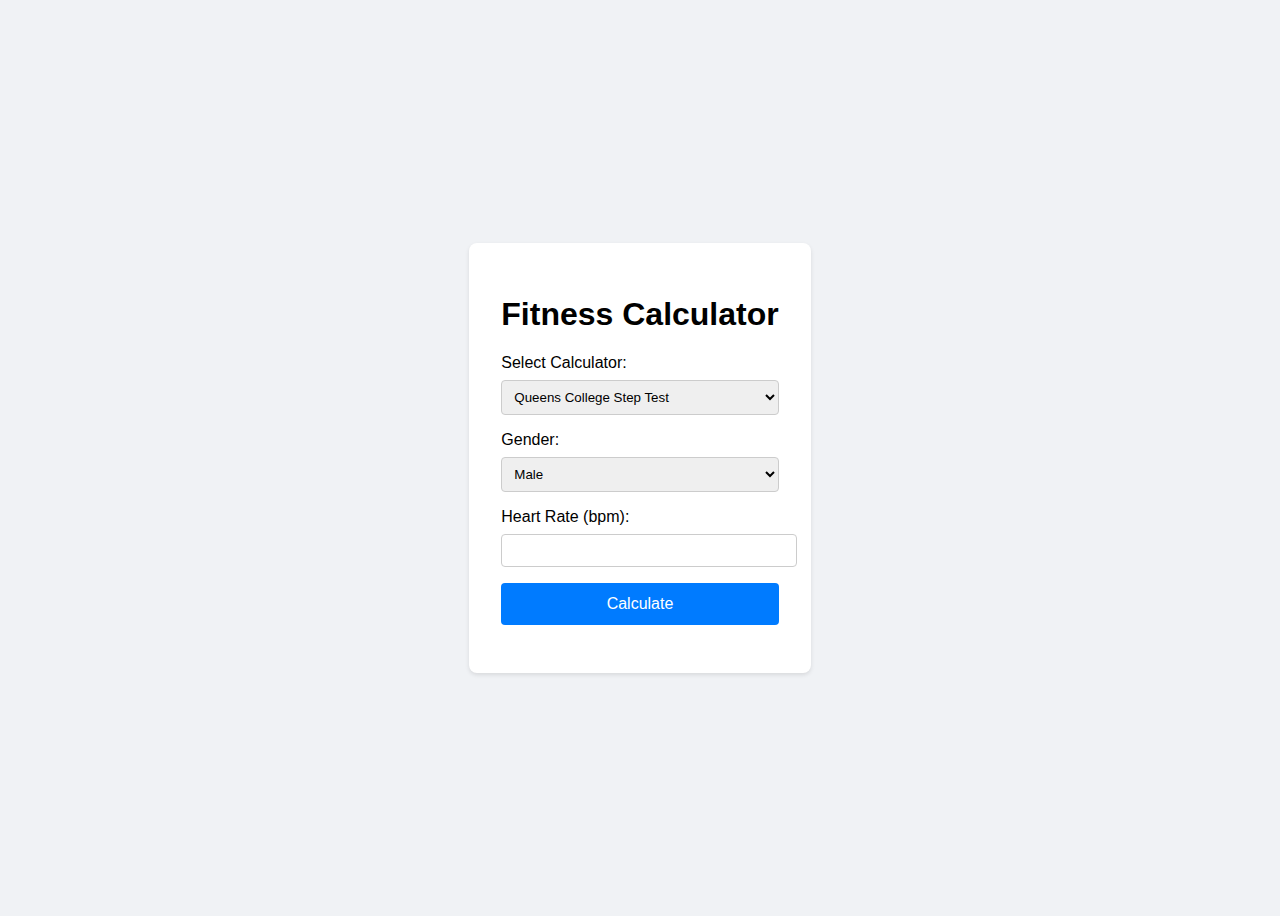
<file: index.html>
<!DOCTYPE html>
<html lang="en">
<head>
    <meta charset="UTF-8">
    <meta name="viewport" content="width=device-width, initial-scale=1.0">
    <title>Fitness Calculator</title>
    <style>
        body {
            font-family: sans-serif;
            display: flex;
            justify-content: center;
            align-items: center;
            min-height: 100vh;
            background-color: #f0f2f5;
        }
        .container {
            background-color: #fff;
            padding: 2rem;
            border-radius: 8px;
            box-shadow: 0 2px 4px rgba(0, 0, 0, 0.1);
        }
        .form-group {
            margin-bottom: 1rem;
        }
        label {
            display: block;
            margin-bottom: 0.5rem;
        }
        input, select {
            width: 100%;
            padding: 0.5rem;
            border: 1px solid #ccc;
            border-radius: 4px;
        }
        button {
            width: 100%;
            padding: 0.75rem;
            border: none;
            border-radius: 4px;
            background-color: #007bff;
            color: #fff;
            font-size: 1rem;
            cursor: pointer;
        }
        #result {
            margin-top: 1rem;
            font-weight: bold;
        }
    </style>
</head>
<body>
    <div class="container">
        <h1>Fitness Calculator</h1>
        <div class="form-group">
            <label for="calculator">Select Calculator:</label>
            <select id="calculator">
                <option value="queens">Queens College Step Test</option>
                <option value="rockport">Rockport 1 Mile Walk Test</option>
                <option value="lander">Lander RM</option>
                <option value="yoyo">Yo-Yo Intermittent Recovery Test</option>
            </select>
        </div>
        <div id="calculator-form"></div>
        <button id="calculate-btn">Calculate</button>
        <div id="result"></div>
    </div>

    <script>
        const calculatorSelect = document.getElementById('calculator');
        const calculatorForm = document.getElementById('calculator-form');
        const calculateBtn = document.getElementById('calculate-btn');
        const resultDiv = document.getElementById('result');

        const forms = {
            queens: `
                <div class="form-group">
                    <label for="gender">Gender:</label>
                    <select id="gender">
                        <option value="M">Male</option>
                        <option value="F">Female</option>
                    </select>
                </div>
                <div class="form-group">
                    <label for="hr">Heart Rate (bpm):</label>
                    <input type="number" id="hr" required>
                </div>
            `,
            rockport: `
                <div class="form-group">
                    <label for="age">Age (18-79):</label>
                    <input type="number" id="age" required min="18" max="79">
                </div>
                <div class="form-group">
                    <label for="weight">Weight (lbs):</label>
                    <input type="number" id="weight" required>
                </div>
                <div class="form-group">
                    <label for="gender">Gender:</label>
                    <select id="gender">
                        <option value="M">Male</option>
                        <option value="F">Female</option>
                    </select>
                </div>
                <div class="form-group">
                    <label for="hr">Heart Rate (bpm):</label>
                    <input type="number" id="hr" required>
                </div>
                <div class="form-group">
                    <label for="time">Time (mm:ss):</label>
                    <input type="text" id="time" required placeholder="mm:ss">
                </div>
            `,
            lander: `
                <div class="form-group">
                    <label for="weight-lifted">Weight Lifted:</label>
                    <input type="number" id="weight-lifted" required>
                </div>
                <div class="form-group">
                    <label for="reps">Repetitions:</label>
                    <input type="number" id="reps" required>
                </div>
            `,
            yoyo: `
                <div class="form-group">
                    <label for="distance">Distance (meters):</label>
                    <input type="number" id="distance" required>
                </div>
            `
        };

        function updateForm() {
            calculatorForm.innerHTML = forms[calculatorSelect.value];
        }

        calculatorSelect.addEventListener('change', updateForm);

        calculateBtn.addEventListener('click', () => {
            const calculator = calculatorSelect.value;
            let result;

            if (calculator === 'queens') {
                const gender = document.getElementById('gender').value;
                const hr = parseFloat(document.getElementById('hr').value);
                if (gender === 'M') {
                    result = 111.33 - (0.42 * hr);
                } else {
                    result = 65.81 - (0.1847 * hr);
                }
                resultDiv.textContent = `Your VO2Max is: ${result.toFixed(2)}`;
            } else if (calculator === 'rockport') {
                const age = parseInt(document.getElementById('age').value);
                const weight = parseFloat(document.getElementById('weight').value);
                const gender = document.getElementById('gender').value;
                const hr = parseFloat(document.getElementById('hr').value);
                const timeParts = document.getElementById('time').value.split(':');
                const time = parseFloat(timeParts[0]) + (parseFloat(timeParts[1]) / 60);

                if (gender === 'M') {
                    if (age >= 18 && age <= 29) {
                        result = 97.660 - (0.0957 * weight) - (1.4537 * time) - (0.1194 * hr);
                    } else {
                        result = 139.168 - (0.3877 * age) - (0.1692 * weight) - (3.2649 * time) - (0.1565 * hr);
                    }
                } else {
                    if (age >= 18 && age <= 29) {
                        result = 88.768 - (0.0957 * weight) - (1.4537 * time) - (0.1194 * hr);
                    }
                    else {
                        result = 132.853 - (0.3877 * age) - (0.1692 * weight) - (3.2649 * time) - (0.1565 * hr);
                    }
                }
                 resultDiv.textContent = `Your VO2Max is: ${result.toFixed(3)}`;

            } else if (calculator === 'lander') {
                const weightLifted = parseFloat(document.getElementById('weight-lifted').value);
                const reps = parseInt(document.getElementById('reps').value);
                result = (100 * weightLifted) / (101.3 - 2.67123 * reps);
                resultDiv.textContent = `Your Estimated RM is: ${result.toFixed(2)}`;
            } else if (calculator === 'yoyo') {
                const distance = parseFloat(document.getElementById('distance').value);
                result = distance * 0.0084 + 36.4;
                resultDiv.textContent = `Your VO2Max is: ${result.toFixed(2)}`;
            }
        });

        // Initial form setup
        updateForm();
    </script>
</body>
</html>
</file>
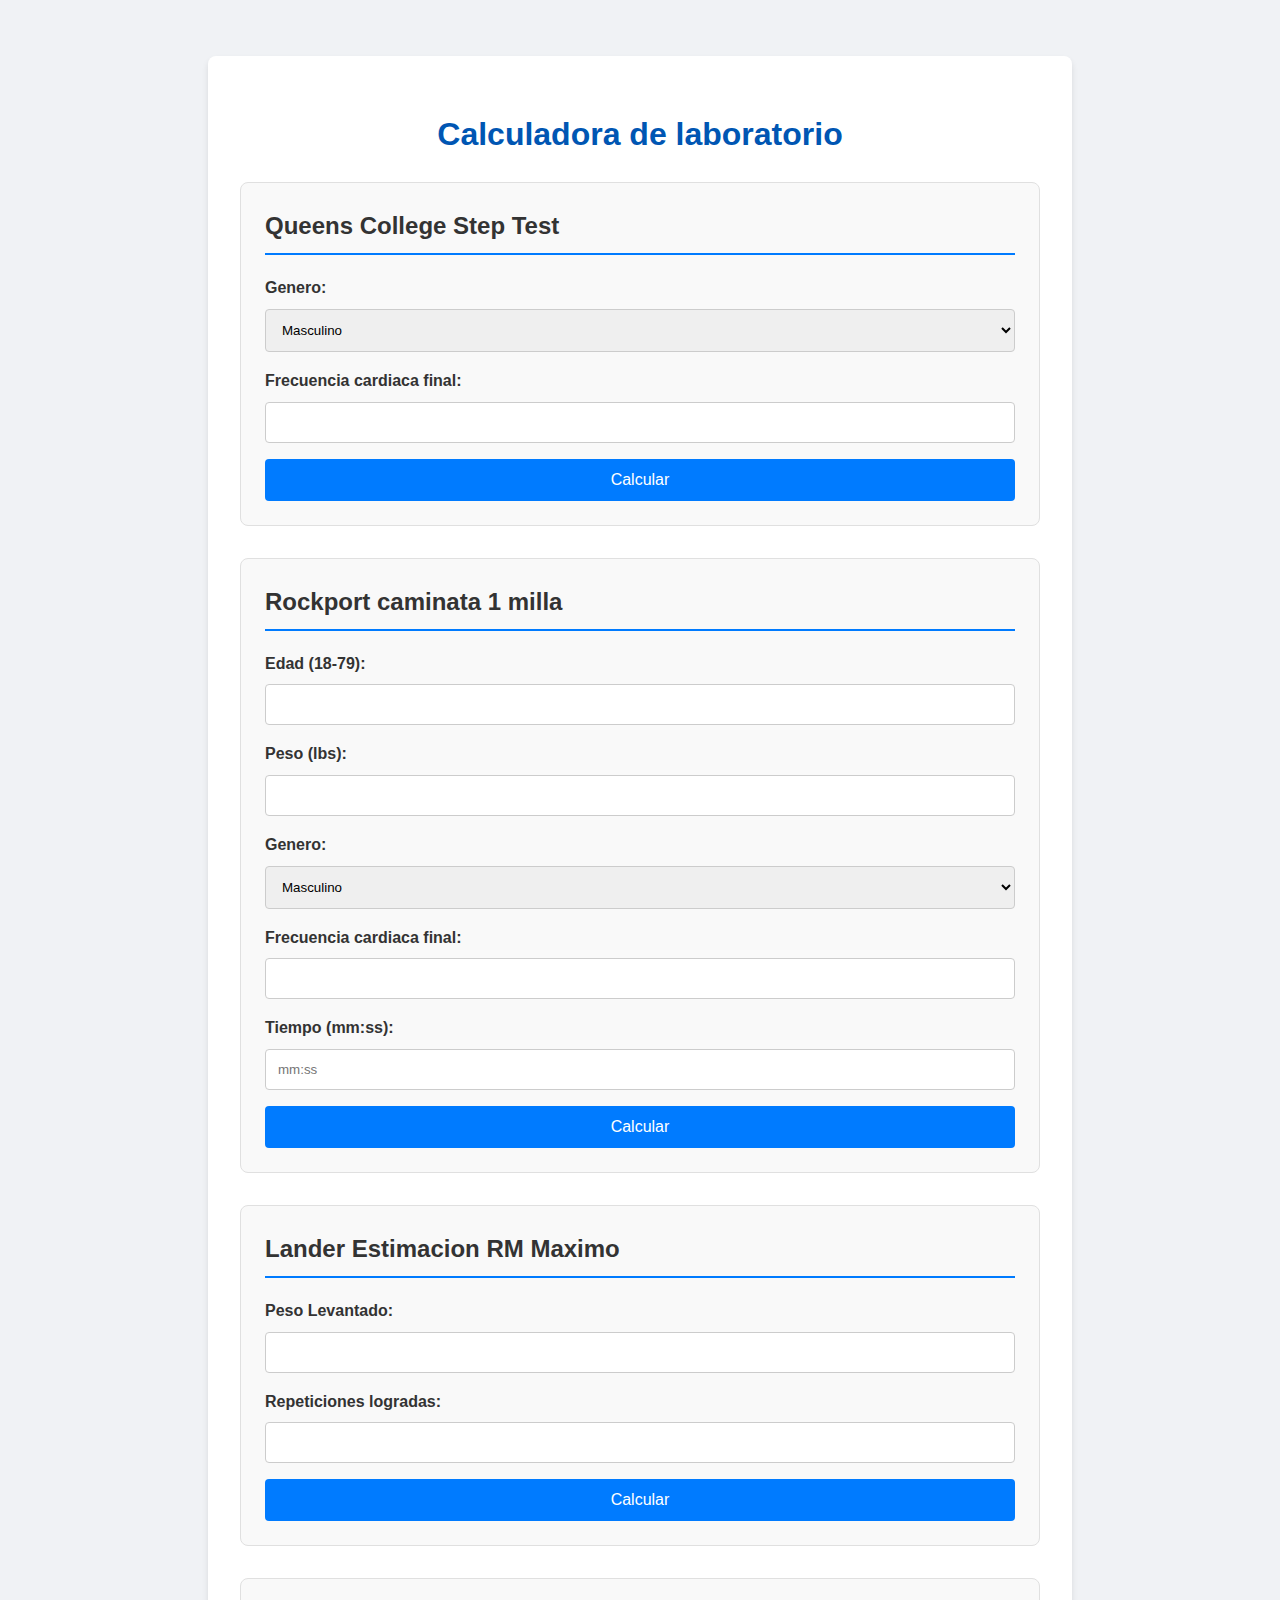
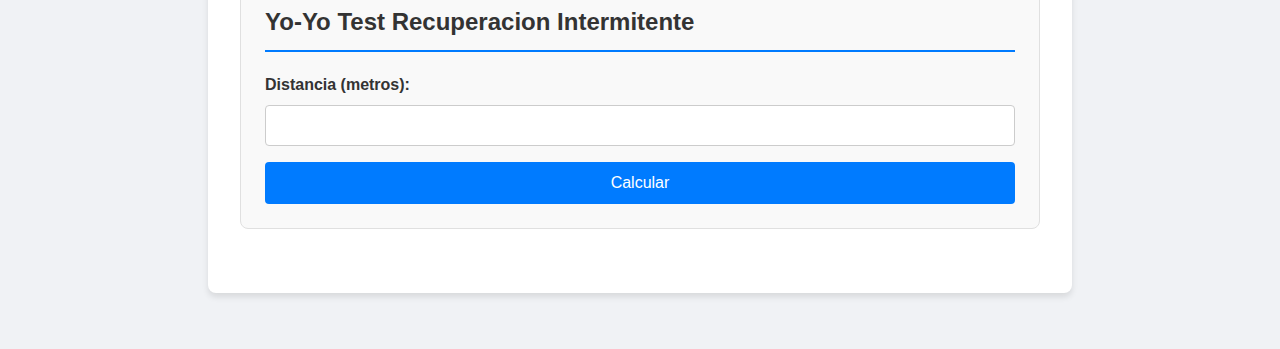
<file: BusinessLogic/index.html>
<!DOCTYPE html>
<html lang="en">
<head>
    <meta charset="UTF-8">
    <meta name="viewport" content="width=device-width, initial-scale=1.0">
    <title>Calculadora de laboratorio</title>
    <style>
        body {
            font-family: -apple-system, BlinkMacSystemFont, "Segoe UI", Roboto, Helvetica, Arial, sans-serif;
            line-height: 1.6;
            background-color: #f0f2f5;
            color: #333;
            padding: 1rem;
        }
        .container {
            max-width: 800px;
            margin: 2rem auto;
            background-color: #fff;
            padding: 2rem;
            border-radius: 8px;
            box-shadow: 0 4px 6px rgba(0, 0, 0, 0.1);
        }
        h1 {
            text-align: center;
            color: #0056b3;
        }
        .calculator-section {
            background-color: #f9f9f9;
            border: 1px solid #e0e0e0;
            border-radius: 8px;
            padding: 1.5rem;
            margin-bottom: 2rem;
        }
        h2 {
            color: #333;
            border-bottom: 2px solid #007bff;
            padding-bottom: 0.5rem;
            margin-top: 0;
        }
        .form-group {
            margin-bottom: 1rem;
        }
        label {
            display: block;
            margin-bottom: 0.5rem;
            font-weight: bold;
        }
        input, select {
            width: 100%;
            padding: 0.75rem;
            border: 1px solid #ccc;
            border-radius: 4px;
            box-sizing: border-box;
        }
        button {
            width: 100%;
            padding: 0.75rem;
            border: none;
            border-radius: 4px;
            background-color: #007bff;
            color: #fff;
            font-size: 1rem;
            cursor: pointer;
            transition: background-color 0.3s;
        }
        button:hover {
            background-color: #0056b3;
        }
        .result {
            margin-top: 1rem;
            padding: 1rem;
            background-color: #e9f7ef;
            border: 1px solid #a3e9a4;
            border-radius: 4px;
            font-weight: bold;
            color: #155724;
        }
    </style>
</head>
<body>
    <div class="container">
        <h1>Calculadora de laboratorio</h1>

        <!-- Queens College Step Test -->
        <div class="calculator-section">
            <h2>Queens College Step Test</h2>
            <div class="form-group">
                <label for="queens-gender">Genero:</label>
                <select id="queens-gender">
                    <option value="M">Masculino</option>
                    <option value="F">Femenino</option>
                </select>
            </div>
            <div class="form-group">
                <label for="queens-hr">Frecuencia cardiaca final:</label>
                <input type="number" id="queens-hr" required>
            </div>
            <button id="queens-calculate-btn">Calcular</button>
            <div id="queens-result" class="result" style="display:none;"></div>
        </div>

        <!-- Rockport 1 Mile Walk Test -->
        <div class="calculator-section">
            <h2>Rockport caminata 1 milla</h2>
            <div class="form-group">
                <label for="rockport-age">Edad (18-79):</label>
                <input type="number" id="rockport-age" required min="18" max="79">
            </div>
            <div class="form-group">
                <label for="rockport-weight">Peso (lbs):</label>
                <input type="number" id="rockport-weight" required>
            </div>
            <div class="form-group">
                <label for="rockport-gender">Genero:</label>
                <select id="rockport-gender">
                    <option value="M">Masculino</option>
                    <option value="F">Femenino</option>
                </select>
            </div>
            <div class="form-group">
                <label for="rockport-hr">Frecuencia cardiaca final:</label>
                <input type="number" id="rockport-hr" required>
            </div>
            <div class="form-group">
                <label for="rockport-time">Tiempo (mm:ss):</label>
                <input type="text" id="rockport-time" required placeholder="mm:ss">
            </div>
            <button id="rockport-calculate-btn">Calcular</button>
            <div id="rockport-result" class="result" style="display:none;"></div>
        </div>

        <!-- Lander RM -->
        <div class="calculator-section">
            <h2>Lander Estimacion RM Maximo</h2>
            <div class="form-group">
                <label for="lander-weight-lifted">Peso Levantado:</label>
                <input type="number" id="lander-weight-lifted" required>
            </div>
            <div class="form-group">
                <label for="lander-reps">Repeticiones logradas:</label>
                <input type="number" id="lander-reps" required>
            </div>
            <button id="lander-calculate-btn">Calcular</button>
            <div id="lander-result" class="result" style="display:none;"></div>
        </div>

        <!-- Yo-Yo Intermittent Recovery Test -->
        <div class="calculator-section">
            <h2>Yo-Yo Test Recuperacion Intermitente</h2>
            <div class="form-group">
                <label for="yoyo-distance">Distancia (metros):</label>
                <input type="number" id="yoyo-distance" required>
            </div>
            <button id="yoyo-calculate-btn">Calcular</button>
            <div id="yoyo-result" class="result" style="display:none;"></div>
        </div>
    </div>

    <script>
        // Queens College Step Test
        document.getElementById('queens-calculate-btn').addEventListener('click', () => {
            const gender = document.getElementById('queens-gender').value;
            const hr = parseFloat(document.getElementById('queens-hr').value);
            const resultDiv = document.getElementById('queens-result');
            let result;

            if (!hr) { alert('Please enter all values.'); return; }

            if (gender === 'M') {
                result = 111.33 - (0.42 * hr);
            } else {
                result = 65.81 - (0.1847 * hr);
            }
            resultDiv.textContent = `Su VO2Max es: ${result.toFixed(2)}`;
            resultDiv.style.display = 'block';
        });

        // Rockport 1 Mile Walk Test
        document.getElementById('rockport-calculate-btn').addEventListener('click', () => {
            const age = parseInt(document.getElementById('rockport-age').value);
            const weight = parseFloat(document.getElementById('rockport-weight').value);
            const gender = document.getElementById('rockport-gender').value;
            const hr = parseFloat(document.getElementById('rockport-hr').value);
            const timeInput = document.getElementById('rockport-time').value;
            const resultDiv = document.getElementById('rockport-result');
            let result;

            if (!age || !weight || !hr || !timeInput) { alert('Please enter all values.'); return; }
            if (age < 18 || age > 79) { alert('Edad debe estar entre 18 y 79.'); return; }

            const timeParts = timeInput.split(':');
            if (timeParts.length !== 2) { alert('Ingrese el tiempo en formato mm:ss .'); return; }
            const time = parseFloat(timeParts[0]) + (parseFloat(timeParts[1]) / 60);

            if (gender === 'M') {
                if (age >= 18 && age <= 29) {
                    result = 97.660 - (0.0957 * weight) - (1.4537 * time) - (0.1194 * hr);
                } else {
                    result = 139.168 - (0.3877 * age) - (0.1692 * weight) - (3.2649 * time) - (0.1565 * hr);
                }
            } else { // Female
                if (age >= 18 && age <= 29) {
                    result = 88.768 - (0.0957 * weight) - (1.4537 * time) - (0.1194 * hr);
                } else {
                    result = 132.853 - (0.3877 * age) - (0.1692 * weight) - (3.2649 * time) - (0.1565 * hr);
                }
            }
            resultDiv.textContent = `Su VO2Max es: ${result.toFixed(3)}`;
            resultDiv.style.display = 'block';
        });

        // Lander RM
        document.getElementById('lander-calculate-btn').addEventListener('click', () => {
            const weightLifted = parseFloat(document.getElementById('lander-weight-lifted').value);
            const reps = parseInt(document.getElementById('lander-reps').value);
            const resultDiv = document.getElementById('lander-result');
            let result;

            if (!weightLifted || !reps) { alert('Por favor rellene todos los espacios.'); return; }

            result = (100 * weightLifted) / (101.3 - 2.67123 * reps);
            resultDiv.textContent = `El RM Maximo estimado es: ${result.toFixed(2)}`;
            resultDiv.style.display = 'block';
        });

        // Yo-Yo Test
        document.getElementById('yoyo-calculate-btn').addEventListener('click', () => {
            const distance = parseFloat(document.getElementById('yoyo-distance').value);
            const resultDiv = document.getElementById('yoyo-result');
            let result;

            if (!distance) { alert('Por favor rellene todos los espacios.'); return; }
            if (distance < 0) { alert('Distance no puede ser negativa.'); return; }

            result = distance * 0.0084 + 36.4;
            resultDiv.textContent = `Su VO2Max es: ${result.toFixed(2)}`;
            resultDiv.style.display = 'block';
        });
    </script>
</body>
</html>
</file>
